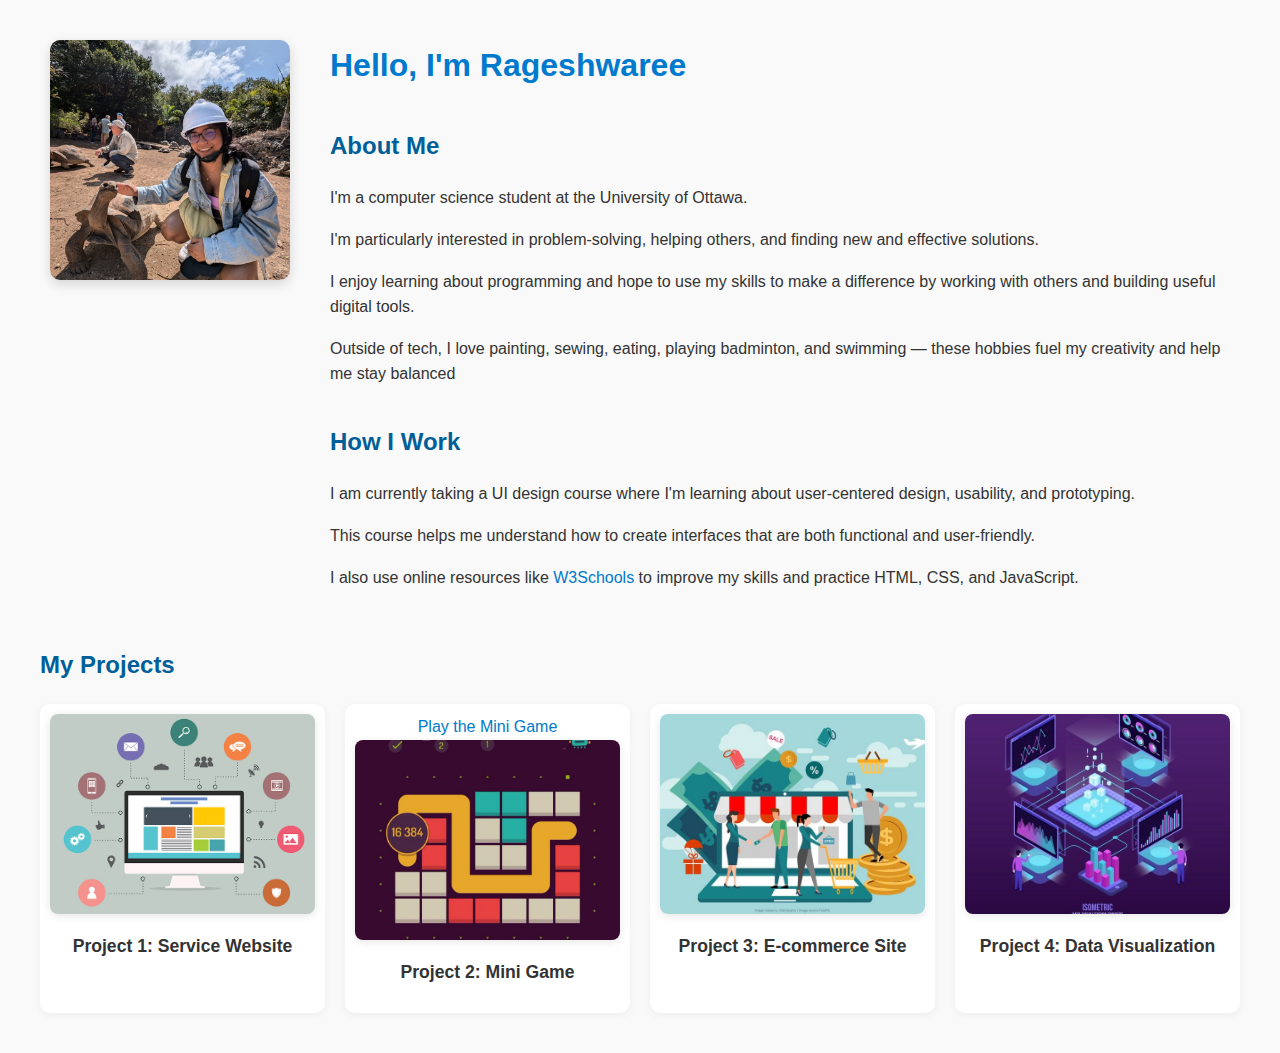
<file: index.html>
<!DOCTYPE html>
<html lang="en">
<head>
  <meta charset="UTF-8">
  <link rel="stylesheet" href="style.css">
  <title>My Portfolio</title>
</head>
<body>

  <!-- Top section with image + info -->
  <div class="top-section">
    <img src="profilepic.jpg" alt="Photo of Rageshwaree" class="profile-pic">

    <div class="info">
      <h1>Hello, I'm Rageshwaree</h1>

      <h2>About Me</h2>
      <p>I'm a computer science student at the University of Ottawa. </p>
      <p>I'm particularly interested in problem-solving, helping others, and finding new and effective solutions.</p>
      <p>I enjoy learning about programming and hope to use my skills to make a difference by working with others and building useful digital tools.</p>
      <p>Outside of tech, I love painting, sewing, eating, playing badminton, and swimming — these hobbies fuel my creativity and help me stay balanced</p>

      <h2>How I Work</h2>
      <p>I am currently taking a UI design course where I'm learning about user-centered design, usability, and prototyping.</p>
      <p> This course helps me understand how to create interfaces that are both functional and user-friendly.</p>
      <p>I also use online resources like <a href="https://www.w3schools.com/" target="_blank">W3Schools</a> to improve my skills and practice HTML, CSS, and JavaScript.</p>
    </div>
  </div>

 <h2>My Projects</h2>
  <div class="projects">

    <div class="project-box">
      <a href="project1.html">
        <img src="service-website.jpg" alt="Service Website Design" class="project-image">
        <h3>Project 1: Service Website</h3>
      </a>
    </div>

    <div class="project-box">
      <a href="https://your-game-name.netlify.app" target="_blank">Play the Mini Game</a>
        <img src="mini-game.jpg" alt="Mini Game UI" class="project-image">
        <h3>Project 2: Mini Game</h3>
      </a>
    </div>

    <div class="project-box">
      <a href="project3.html">
        <img src="E-commerce.jpg" alt="E-commerce Site" class="project-image">
        <h3>Project 3: E-commerce Site</h3>
      </a>
    </div>

    <div class="project-box">
      <a href="project4.html">
        <img src="data-visualization.jpg" alt="Data Visualization Dashboard" class="project-image">
        <h3>Project 4: Data Visualization</h3>
      </a>
    </div>

</div>




</body>

</html>
</file>
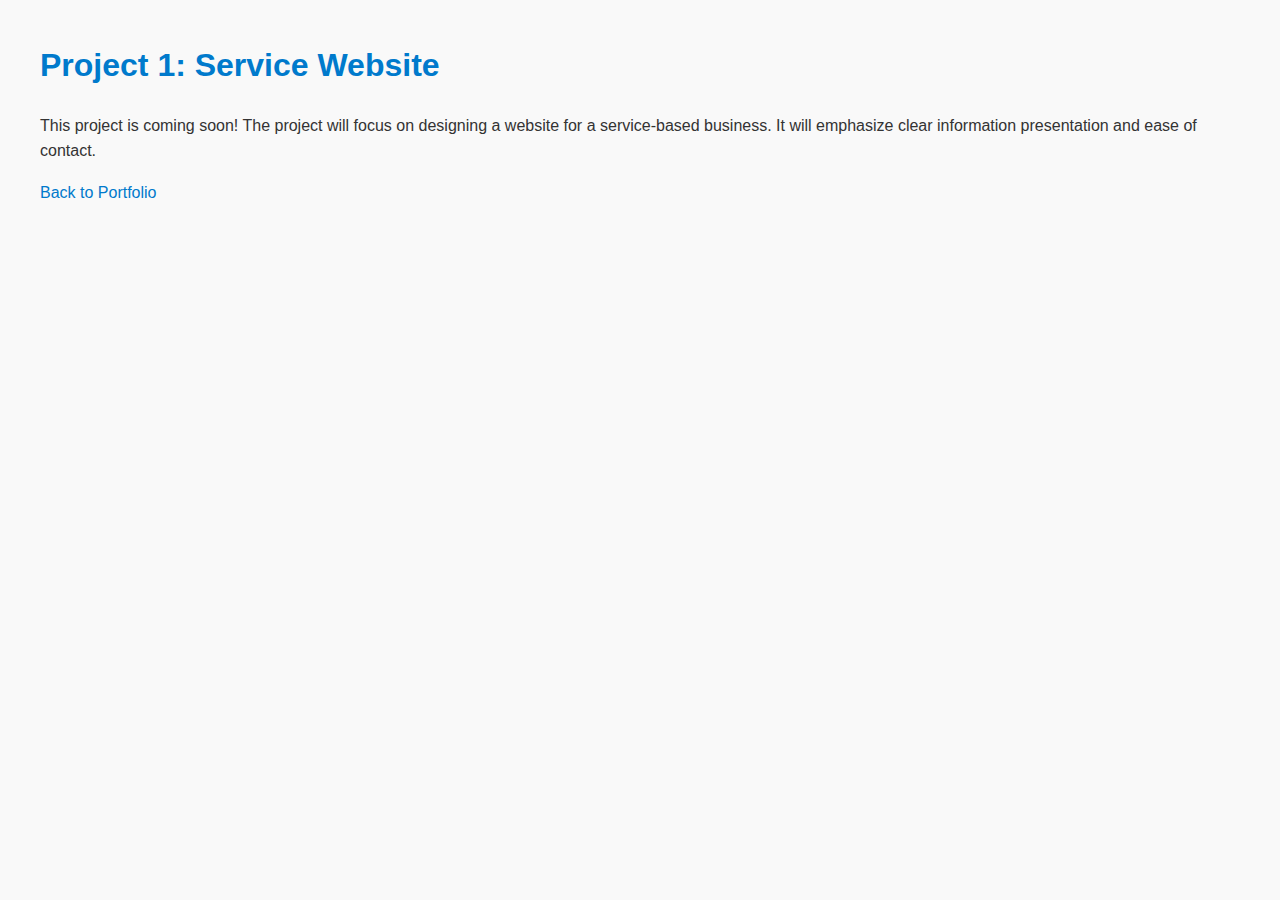
<file: project1.html>
<!DOCTYPE html>
<html lang="en">
<head>
  <meta charset="UTF-8">
  <title>Project 1 - Service Website (Coming Soon)</title>
  <link rel="stylesheet" href="style.css">
</head>
<body>
  <h1>Project 1: Service Website</h1>
  <p>This project is coming soon! The project will focus on designing a website for a service-based business. It will emphasize clear information presentation and ease of contact.

</p>
  <a href="index.html">Back to Portfolio</a>
</body>
</html>
</file>
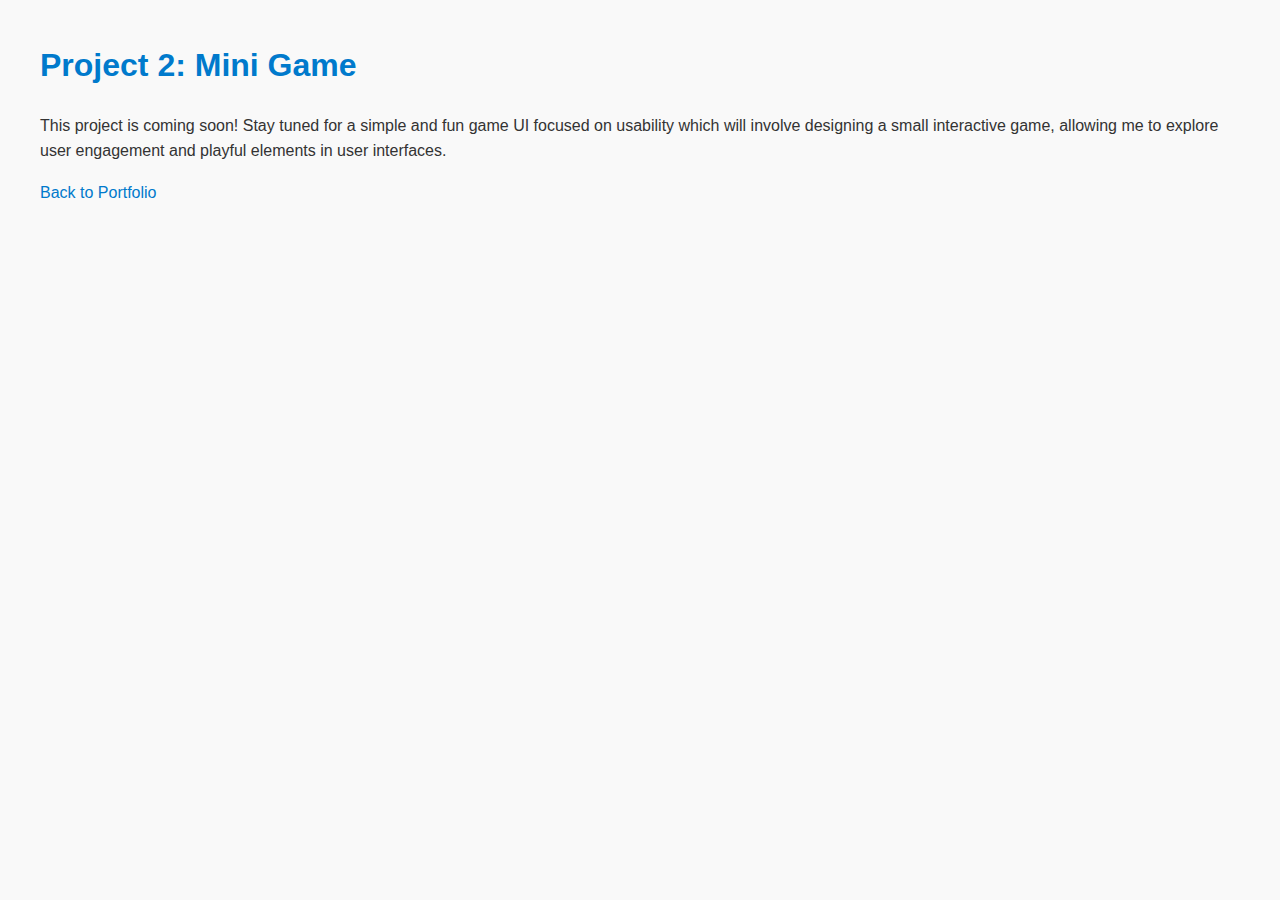
<file: project2.html>
<!DOCTYPE html>
<html lang="en">
<head>
  <meta charset="UTF-8" />
  <title>Project 2 - Mini Game (Coming Soon)</title>
  <link rel="stylesheet" href="style.css" />
</head>
<body>
  <h1>Project 2: Mini Game</h1>
  <p>This project is coming soon! Stay tuned for a simple and fun game UI focused on usability which will involve designing a small interactive game, allowing me to explore user engagement and playful elements in user interfaces.</p>
  <a href="index.html">Back to Portfolio</a>
</body>
</html>
</file>
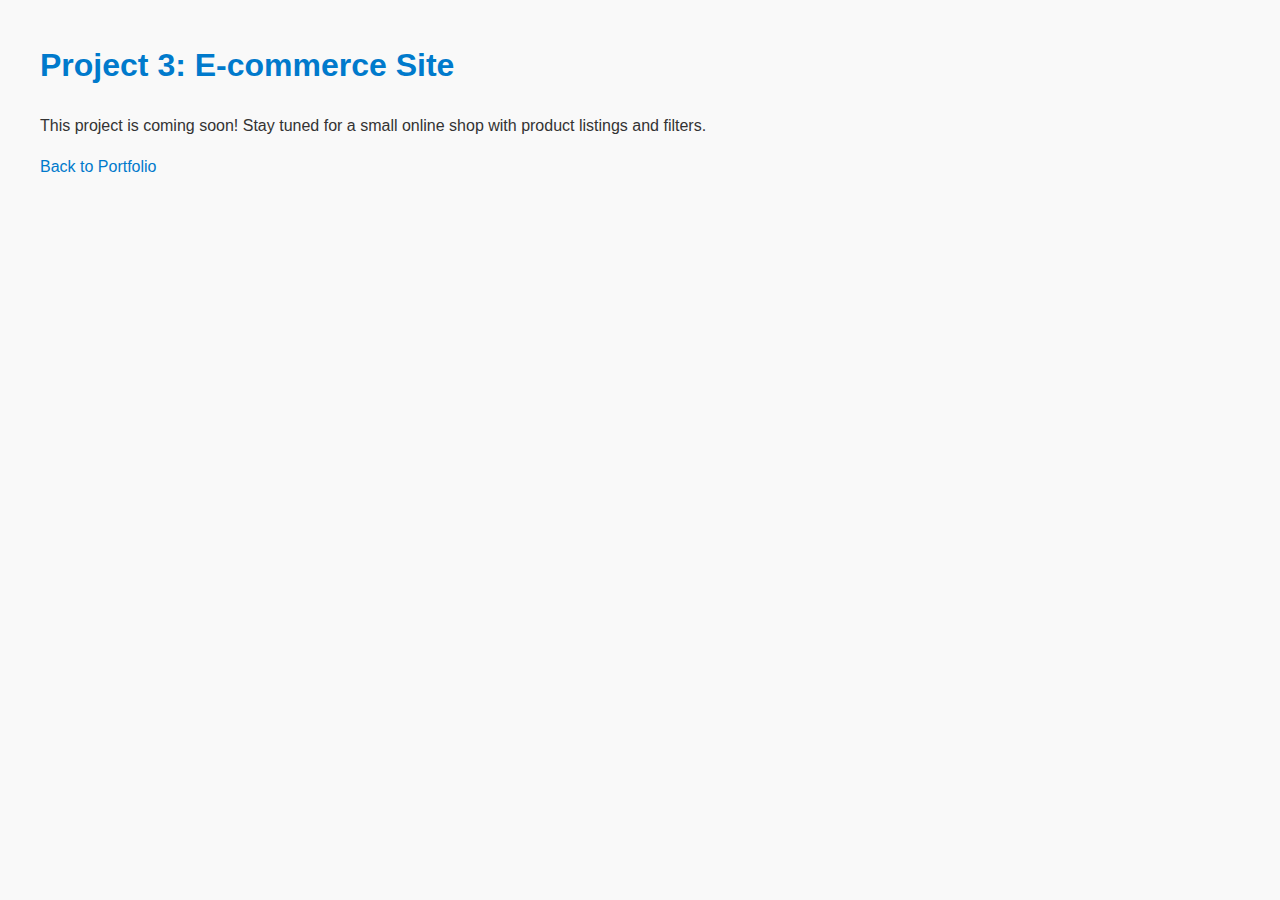
<file: project3.html>
<!DOCTYPE html>
<html lang="en">
<head>
  <meta charset="UTF-8" />
  <title>Project 3 - E-commerce Site (Coming Soon)</title>
  <link rel="stylesheet" href="style.css" />
</head>
<body>
  <h1>Project 3: E-commerce Site</h1>
  <p>This project is coming soon! Stay tuned for a small online shop with product listings and filters.</p>
  <a href="index.html">Back to Portfolio</a>
</body>
</html>
</file>
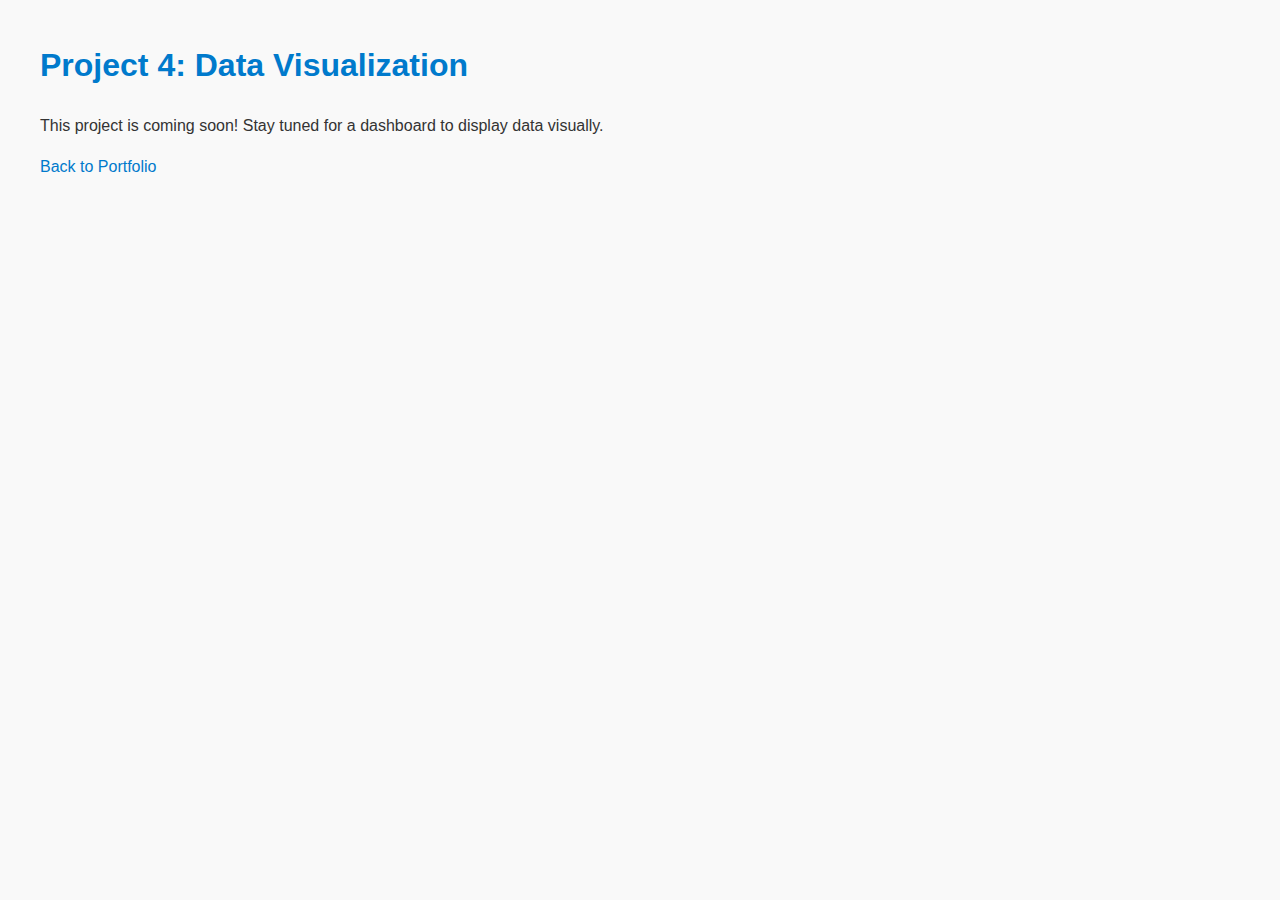
<file: project4.html>
<!DOCTYPE html>
<html lang="en">
<head>
  <meta charset="UTF-8" />
  <title>Project 4 - Data Visualization (Coming Soon)</title>
  <link rel="stylesheet" href="style.css" />
</head>
<body>
  <h1>Project 4: Data Visualization</h1>
  <p>This project is coming soon! Stay tuned for a dashboard to display data visually.</p>
  <a href="index.html">Back to Portfolio</a>
</body>
</html>
</file>
<file: style.css>
/* Base page styles */
body {
  font-family: Arial, sans-serif;
  background-color: #f9f9f9;
  color: #333;
  margin: 40px;
  line-height: 1.6;
}

/* Top section layout: image + text side-by-side */
.top-section {
  display: flex;
  align-items: flex-start;
  gap: 40px;
  flex-wrap: wrap;
  margin-bottom: 40px;
}

/* Profile image style */
.profile-pic {
  width: 200px;
  height: auto;
  border-radius: 12px;
  box-shadow: 0 0 12px rgba(0, 0, 0, 0.1);
}

/* Right side of the top section */
.info {
  flex: 1;
  min-width: 250px;
}

/* Headings */
h1 {
  font-size: 2em;
  color: #007acc;
  margin-top: 0;
}

h2 {
  color: #005f99;
  margin-top: 1.5em;
}

h3 {
  color: #333;
  font-size: 1.1em;
  margin-top: 10px;
}

/* Links */
a {
  color: #007acc;
  text-decoration: none;
}

a:hover {
  text-decoration: underline;
}

/* Projects grid */
.projects {
  display: grid;
  grid-template-columns: repeat(auto-fit, minmax(240px, 1fr));
  gap: 20px;
}

/* Each project box */
.project-box {
  background-color: #ffffff;
  padding: 10px;
  border-radius: 10px;
  box-shadow: 0 2px 8px rgba(0, 0, 0, 0.05);
  text-align: center;
  transition: transform 0.2s ease;
  max-height: 300px; /* Optional: limit height */
  overflow: hidden; /* Hides anything beyond max height */
}

.project-box:hover {
  transform: translateY(-5px);
}

/* Project image style */
.project-image {
  width: 100%;
  height: 200px;/* reduce height*/
  object-fit: cover; /*ensures image covers area nicely*/ 
  border-radius: 8px;
  box-shadow: 0 2px 8px rgba(0, 0, 0, 0.1);
  transition: transform 0.2s ease;
}

.project-image:hover {
  transform: scale(1.05);
}


/* (1) Keep image + text side‑by‑side and centred on large screens */
.top-section {
  display: flex;
  align-items: flex-start;   /* top‑align the text block with the photo */
  justify-content: center;   /* centre the whole group */
  gap: 2.5rem;               /* spacing between photo and text */
}

/* (2) Bigger photo, nicer crop & shadow */
.profile-pic {
  width: 240px;              /* increase size */
  aspect-ratio: 1/1;         /* keep it perfectly square */
  object-fit: cover;         /* crop rather than stretch */
  border-radius: 10px;
  box-shadow: 0 4px 12px rgba(0,0,0,.15);
}

/* (3) Let the text column take the remaining width but stay readable */
.info {
  flex: 1;
  max-width: 900px;
}

/* (4) Responsive fallback – stack vertically on small screens */
@media (max-width: 700px) {
  .top-section {
    flex-direction: column;
    align-items: center;
    text-align: center;
  }

  .info {
    max-width: 100%;
  }
}
</file>
